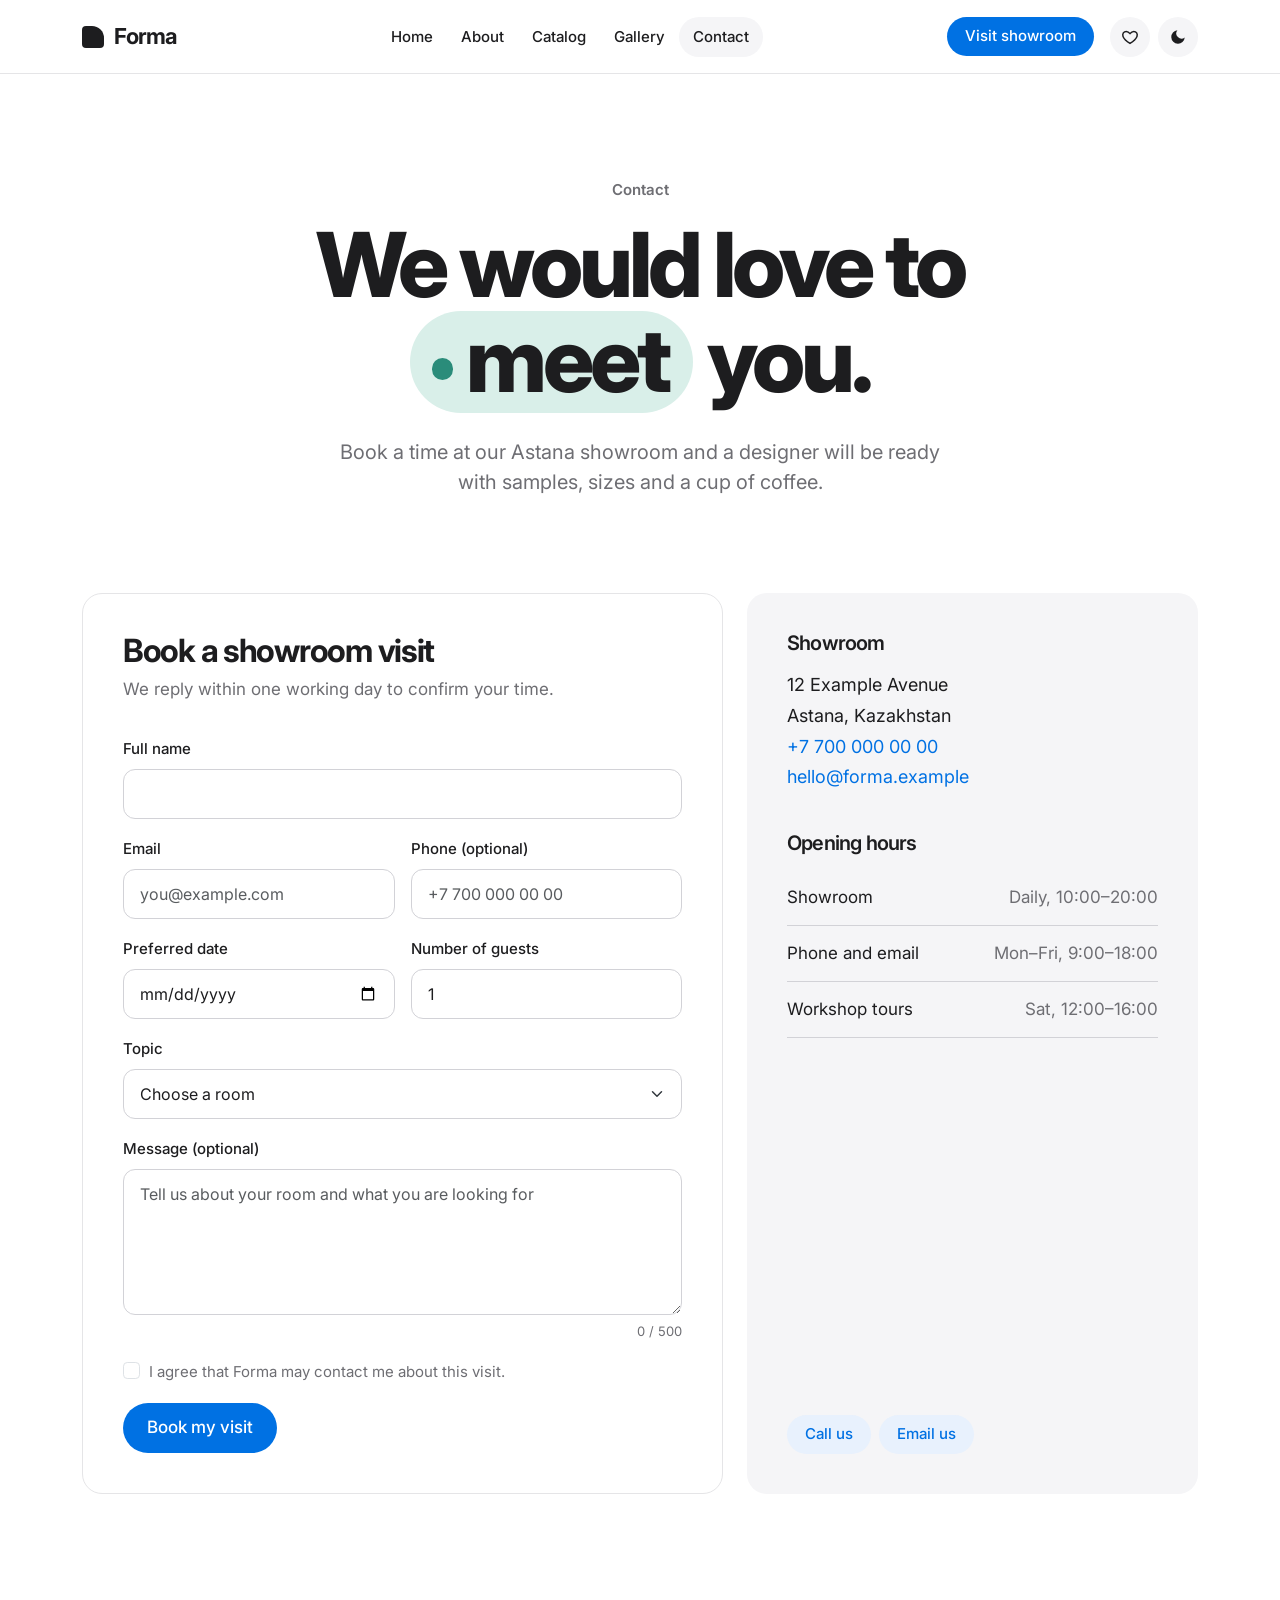
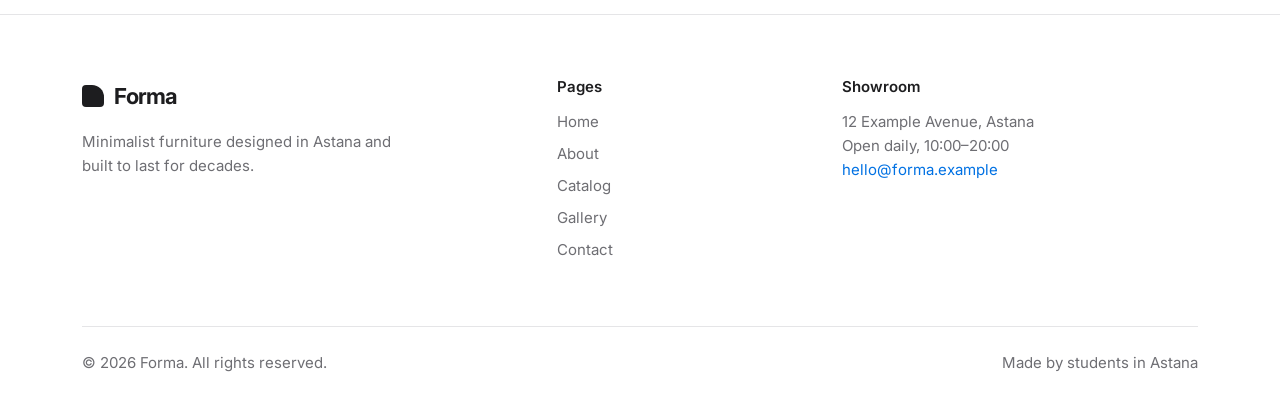
<file: contact.html>
<!DOCTYPE html>
<html lang="en">
<head>
  <meta charset="UTF-8">
  <meta name="viewport" content="width=device-width, initial-scale=1">
  <meta name="description" content="Book a visit to the Forma furniture showroom in Astana. Address, opening hours, phone and email.">
  <title>Contact — Forma</title>

  <!-- Fonts: Inter for all text, Instrument Serif for rare accents -->
  <link rel="preconnect" href="https://fonts.googleapis.com">
  <link rel="preconnect" href="https://fonts.gstatic.com" crossorigin>
  <link href="https://fonts.googleapis.com/css2?family=Inter:wght@400;500;600;700;800&family=Instrument+Serif:ital@1&display=swap" rel="stylesheet">

  <!-- Bootstrap first, then our own styles so they can override it -->
  <link href="https://cdn.jsdelivr.net/npm/bootstrap@5.3.3/dist/css/bootstrap.min.css" rel="stylesheet">
  <link href="css/style.css" rel="stylesheet">
  <link rel="icon" href="images/favicon.svg" type="image/svg+xml">

  <!-- Applies the saved light/dark theme before the page is drawn -->
  <script src="js/theme.js"></script>
</head>
<body>

  <!-- Site header: the same navbar is used on every page -->
  <header class="site-header">
    <nav class="navbar navbar-expand-lg" aria-label="Main navigation">
      <div class="container">
        <a class="navbar-brand brand" href="index.html">
          <span class="brand-mark" aria-hidden="true"></span>
          Forma
        </a>
        <!-- Icon buttons stay visible on phones, outside the collapsed menu -->
        <div class="nav-tools d-flex align-items-center gap-2 ms-auto ms-lg-3 order-lg-last">
          <!-- Favorites: js/main.js updates the counter, jQuery opens the panel -->
          <button class="icon-btn" type="button" id="favorites-toggle" aria-controls="favorites-panel" aria-expanded="false" aria-label="Open favorites" title="Favorites">
            <svg width="18" height="18" viewBox="0 0 24 24" aria-hidden="true"><path fill="none" stroke="currentColor" stroke-width="2" stroke-linejoin="round" d="M12 20.5s-7.5-4.6-9.3-9.3C1.5 7.9 3.6 4.5 7 4.5c2.1 0 3.6 1.2 5 3 1.4-1.8 2.9-3 5-3 3.4 0 5.5 3.4 4.3 6.7-1.8 4.7-9.3 9.3-9.3 9.3z"/></svg>
            <span class="favorites-count" id="favorites-count">0</span>
          </button>
          <!-- Theme switcher: js/main.js swaps light and dark -->
          <button class="icon-btn" type="button" id="theme-toggle" aria-label="Switch to dark theme" title="Switch theme">
            <svg class="icon-moon" width="18" height="18" viewBox="0 0 24 24" aria-hidden="true"><path fill="currentColor" d="M21 12.8A9 9 0 1 1 11.2 3a7 7 0 0 0 9.8 9.8z"/></svg>
            <svg class="icon-sun" width="18" height="18" viewBox="0 0 24 24" aria-hidden="true"><circle cx="12" cy="12" r="5" fill="currentColor"/><path stroke="currentColor" stroke-width="2" stroke-linecap="round" d="M12 1v3M12 20v3M4.2 4.2l2.1 2.1M17.7 17.7l2.1 2.1M1 12h3M20 12h3M4.2 19.8l2.1-2.1M17.7 6.3l2.1-2.1"/></svg>
          </button>
        </div>
        <button class="navbar-toggler" type="button" data-bs-toggle="collapse" data-bs-target="#main-nav" aria-controls="main-nav" aria-expanded="false" aria-label="Toggle navigation">
          <span class="navbar-toggler-icon"></span>
        </button>
        <div class="collapse navbar-collapse" id="main-nav">
          <ul class="navbar-nav mx-auto mb-3 mb-lg-0">
            <li class="nav-item"><a class="nav-link" href="index.html">Home</a></li>
            <li class="nav-item"><a class="nav-link" href="about.html">About</a></li>
            <li class="nav-item"><a class="nav-link" href="catalog.html">Catalog</a></li>
            <li class="nav-item"><a class="nav-link" href="gallery.html">Gallery</a></li>
            <li class="nav-item"><a class="nav-link active" aria-current="page" href="contact.html">Contact</a></li>
          </ul>
          <a class="btn btn-accent btn-small" href="contact.html">Visit showroom</a>
        </div>
      </div>
    </nav>

    <!-- Favorites panel: filled by js/main.js, opened and closed with jQuery fades -->
    <div class="container favorites-anchor">
      <div class="favorites-panel" id="favorites-panel" role="region" aria-labelledby="favorites-title">
        <div class="favorites-head">
          <h2 class="favorites-title" id="favorites-title">Your favorites</h2>
          <button class="favorites-close" type="button" aria-label="Close favorites">&times;</button>
        </div>
        <ul class="favorites-list" id="favorites-list"></ul>
        <p class="favorites-empty" id="favorites-empty">Tap the heart on any product in the <a href="catalog.html">catalog</a> to save it here.</p>
        <a class="btn btn-accent btn-small w-100" id="favorites-book" href="contact.html">Book a visit to try them</a>
      </div>
    </div>
  </header>

  <main>

    <!-- Page header: same pattern as on the About page -->
    <section class="page-header">
      <div class="container text-center">
        <p class="eyebrow">Contact</p>
        <h1 class="page-title">
          We would love to<br>
          <span class="pill"><span class="pill-dot"></span>meet</span> you.
        </h1>
        <p class="section-lead mx-auto">Book a time at our Astana showroom and a designer will be ready with samples, sizes and a cup of coffee.</p>
      </div>
    </section>

    <!-- Booking: form and showroom info side by side with the Bootstrap grid -->
    <section id="booking" class="section pt-0">
      <div class="container">
        <div class="row g-4">
          <div class="col-12 col-lg-7">
            <div class="form-card">
              <h2 class="form-title">Book a showroom visit</h2>
              <p class="form-intro">We reply within one working day to confirm your time.</p>

              <!-- novalidate turns off the browser bubbles: js/contact.js checks every field
                   and writes its own message under it -->
              <form class="booking-form" id="booking-form" action="#" method="post" novalidate>
                <div class="row g-3">
                  <div class="col-12">
                    <label class="form-label" for="visit-name">Full name</label>
                    <input class="form-control" type="text" id="visit-name" name="name" autocomplete="name" aria-describedby="visit-name-error" required>
                    <p class="field-error" id="visit-name-error"></p>
                  </div>
                  <div class="col-12 col-md-6">
                    <label class="form-label" for="visit-email">Email</label>
                    <input class="form-control" type="email" id="visit-email" name="email" autocomplete="email" placeholder="you@example.com" aria-describedby="visit-email-error" required>
                    <p class="field-error" id="visit-email-error"></p>
                  </div>
                  <div class="col-12 col-md-6">
                    <label class="form-label" for="visit-phone">Phone (optional)</label>
                    <input class="form-control" type="tel" id="visit-phone" name="phone" autocomplete="tel" placeholder="+7 700 000 00 00" aria-describedby="visit-phone-error">
                    <p class="field-error" id="visit-phone-error"></p>
                  </div>
                  <div class="col-12 col-md-6">
                    <label class="form-label" for="visit-date">Preferred date</label>
                    <input class="form-control" type="date" id="visit-date" name="date" aria-describedby="visit-date-error" required>
                    <p class="field-error" id="visit-date-error"></p>
                  </div>
                  <div class="col-12 col-md-6">
                    <label class="form-label" for="visit-guests">Number of guests</label>
                    <input class="form-control" type="number" id="visit-guests" name="guests" min="1" max="6" value="1" aria-describedby="visit-guests-error" required>
                    <p class="field-error" id="visit-guests-error"></p>
                  </div>
                  <div class="col-12">
                    <label class="form-label" for="visit-topic">Topic</label>
                    <select class="form-select" id="visit-topic" name="topic" aria-describedby="visit-topic-error" required>
                      <option value="" selected disabled>Choose a room</option>
                      <option value="living">Living</option>
                      <option value="bedroom">Bedroom</option>
                      <option value="dining">Dining</option>
                      <option value="workspace">Workspace</option>
                      <option value="custom">Custom order</option>
                    </select>
                    <p class="field-error" id="visit-topic-error"></p>
                  </div>
                  <div class="col-12">
                    <label class="form-label" for="visit-message">Message (optional)</label>
                    <textarea class="form-control" id="visit-message" name="message" rows="5" maxlength="500" placeholder="Tell us about your room and what you are looking for" aria-describedby="visit-message-error visit-message-counter"></textarea>
                    <div class="d-flex justify-content-between gap-3">
                      <p class="field-error" id="visit-message-error"></p>
                      <p class="char-counter ms-auto" id="visit-message-counter">0 / 500</p>
                    </div>
                  </div>
                  <!-- Saved favorites: listed by js/contact.js so the designer can prepare them -->
                  <div class="col-12" id="booking-favorites-wrap" hidden>
                    <p class="form-label mb-2">Pieces we will prepare for you</p>
                    <ul class="booking-favorites" id="booking-favorites"></ul>
                  </div>
                  <div class="col-12">
                    <div class="form-check">
                      <input class="form-check-input" type="checkbox" id="visit-consent" name="consent" aria-describedby="visit-consent-error" required>
                      <label class="form-check-label" for="visit-consent">I agree that Forma may contact me about this visit.</label>
                    </div>
                    <p class="field-error" id="visit-consent-error"></p>
                  </div>
                  <div class="col-12">
                    <button class="btn btn-accent" type="submit">Book my visit</button>
                  </div>
                </div>
              </form>
            </div>
          </div>
          <div class="col-12 col-lg-5">
            <!-- Info card: a Flexbox column, the buttons are pushed to the bottom -->
            <aside class="info-card">
              <div>
                <h2 class="info-title">Showroom</h2>
                <address class="info-address">
                  12 Example Avenue<br>
                  Astana, Kazakhstan<br>
                  <a href="tel:+77000000000">+7 700 000 00 00</a><br>
                  <a href="mailto:hello@forma.example">hello@forma.example</a>
                </address>
              </div>
              <div>
                <h2 class="info-title">Opening hours</h2>
                <ul class="hours-list">
                  <li><span>Showroom</span><span>Daily, 10:00–20:00</span></li>
                  <li><span>Phone and email</span><span>Mon–Fri, 9:00–18:00</span></li>
                  <li><span>Workshop tours</span><span>Sat, 12:00–16:00</span></li>
                </ul>
              </div>
              <div class="info-actions d-flex flex-wrap gap-2">
                <a class="btn btn-soft btn-small" href="tel:+77000000000">Call us</a>
                <a class="btn btn-soft btn-small" href="mailto:hello@forma.example">Email us</a>
              </div>
            </aside>
          </div>
        </div>
      </div>
    </section>

  </main>

  <!-- Site footer: the same on every page -->
  <footer class="site-footer">
    <div class="container">
      <div class="row g-4">
        <div class="col-12 col-lg-5">
          <a class="brand mb-3" href="index.html">
            <span class="brand-mark" aria-hidden="true"></span>
            Forma
          </a>
          <p class="footer-text">Minimalist furniture designed in Astana and built to last for decades.</p>
        </div>
        <div class="col-6 col-lg-3">
          <h2 class="footer-heading">Pages</h2>
          <ul class="footer-links">
            <li><a href="index.html">Home</a></li>
            <li><a href="about.html">About</a></li>
            <li><a href="catalog.html">Catalog</a></li>
            <li><a href="gallery.html">Gallery</a></li>
            <li><a href="contact.html">Contact</a></li>
          </ul>
        </div>
        <div class="col-6 col-lg-4">
          <h2 class="footer-heading">Showroom</h2>
          <address class="footer-text">
            12 Example Avenue, Astana<br>
            Open daily, <span class="text-nowrap">10:00–20:00</span><br>
            <a href="mailto:hello@forma.example">hello@forma.example</a>
          </address>
        </div>
      </div>
      <div class="footer-bottom d-flex flex-wrap justify-content-between gap-2">
        <span>© 2026 Forma. All rights reserved.</span>
        <span>Made by students in Astana</span>
      </div>
    </div>
  </footer>

  <!-- Libraries: jQuery 3.7.1 and the Bootstrap bundle (mobile navbar toggle) -->
  <script src="https://code.jquery.com/jquery-3.7.1.min.js"></script>
  <script src="https://cdn.jsdelivr.net/npm/bootstrap@5.3.3/dist/js/bootstrap.bundle.min.js"></script>

  <!-- Our scripts: data and helpers first, then shared features -->
  <script src="js/data.js"></script>
  <script src="js/utils.js"></script>
  <script src="js/main.js"></script>
  <script src="js/effects.js"></script>
  <script src="js/contact.js"></script>
</body>
</html>
</file>
<file: css/style.css>
/*
  Forma — shared stylesheet for all pages
  Loaded after Bootstrap 5.3.3, so rules here can override Bootstrap.
*/

/* ===== Design tokens — CSS custom properties ===== */
:root {
  /* Colors */
  --color-text: #1d1d1f;
  --color-muted: #6e6e73;
  --color-bg: #ffffff;
  --color-surface: #f5f5f7;
  --color-border: #e5e5e7;
  --color-border-strong: #d2d2d7;
  --color-accent: #0071e3;
  --color-accent-hover: #0062c4;
  --color-accent-soft: #e8f1fd;
  --color-accent-soft-hover: #d7e7fb;
  --color-pill: #d9efe9;
  --color-pill-dot: #2a8c7a;
  --color-header-bg: rgba(255, 255, 255, 0.85);
  --color-chip-bg: rgba(255, 255, 255, 0.92);
  --color-chip-text: #1d1d1f;
  --color-danger: #d70015;
  --color-success: #1e8e3e;

  /* Shapes */
  --radius: 16px;
  --radius-sm: 12px;
  --radius-lg: 20px;
  --radius-pill: 999px;

  /* Fonts */
  --font-sans: 'Inter', system-ui, sans-serif;
  --font-serif: 'Instrument Serif', serif;

  /* Spacing between page sections (made smaller in the media queries) */
  --section-space: 120px;
}

/* ===== Dark theme — the same tokens with dark values =====
   js/theme.js puts data-theme="dark" on <html>; every rule that uses
   var(--color-...) changes automatically. */
[data-theme="dark"] {
  --color-text: #f5f5f7;
  --color-muted: #a1a1a6;
  --color-bg: #101012;
  --color-surface: #1c1c1f;
  --color-border: #2c2c30;
  --color-border-strong: #3a3a3f;
  --color-accent: #2997ff;
  --color-accent-hover: #4aa8ff;
  --color-accent-soft: #14304d;
  --color-accent-soft-hover: #1a3d61;
  --color-pill: #183a33;
  --color-pill-dot: #5fd0b8;
  --color-header-bg: rgba(16, 16, 18, 0.85);
  --color-danger: #ff6961;
  --color-success: #5cd17a;

  /* Bootstrap reads these for form controls and tables */
  --bs-body-bg: var(--color-bg);
  --bs-body-color: var(--color-text);
  color-scheme: dark;
}

/* ===== Base — element selectors ===== */
/* Bootstrap turns on CSS smooth scrolling; jQuery animate() in js/effects.js
   already scrolls smoothly, and the two together make the page stutter */
:root {
  scroll-behavior: auto;
}

body {
  font-family: var(--font-sans);
  font-size: 17px;
  line-height: 1.6;
  color: var(--color-text);
  background-color: var(--color-bg);
  -webkit-font-smoothing: antialiased;
  transition: background-color 0.3s ease, color 0.3s ease;
}

h1,
h2,
h3,
h4 {
  font-weight: 700;
  letter-spacing: -0.04em;
  line-height: 1.05;
  color: var(--color-text);
}

/* Big headings: spread words evenly over the lines */
h1,
h2 {
  text-wrap: balance;
}

h3,
h4 {
  letter-spacing: -0.02em;
  line-height: 1.25;
}

p {
  margin-bottom: 1rem;
}

a {
  color: var(--color-accent);
  text-decoration: none;
}

a:hover {
  color: var(--color-accent-hover);
}

img {
  display: block;
  max-width: 100%;
  height: auto;
}

/* ===== Typography helpers — reusable classes ===== */
.eyebrow {
  margin-bottom: 16px;
  font-size: 0.9375rem;
  font-weight: 600;
  color: var(--color-muted);
}

.section-title {
  margin-bottom: 20px;
  font-size: clamp(2.25rem, 4.5vw, 3.75rem);
  font-weight: 700;
}

.section-lead {
  max-width: 640px;
  font-size: 1.25rem;
  line-height: 1.5;
  color: var(--color-muted);
}

/* Rare elegant accent: one italic serif word inside a heading */
.serif-accent {
  font-family: var(--font-serif);
  font-style: italic;
  font-weight: 400;
  font-size: 1.1em;
  letter-spacing: -0.01em;
}

/* ===== Section spacing ===== */
.section {
  padding-top: var(--section-space);
  padding-bottom: var(--section-space);
}

.section-surface {
  background-color: var(--color-surface);
}

.section-header {
  max-width: 760px;
  margin-bottom: 56px;
}

/* ===== Buttons — pill-shaped, built on Bootstrap .btn =====
   Bootstrap's .btn reads its colors and sizes from --bs-btn-* variables,
   so our classes only change those variables.
   Usage: <a class="btn btn-accent">  or  <a class="btn btn-soft"> */
.btn-accent,
.btn-soft {
  --bs-btn-padding-x: 24px;
  --bs-btn-padding-y: 12px;
  --bs-btn-font-size: 1.0625rem;
  --bs-btn-font-weight: 500;
  --bs-btn-border-width: 0;
  --bs-btn-border-radius: var(--radius-pill);
  --bs-btn-focus-box-shadow: 0 0 0 4px var(--color-accent-soft);
  transition: background-color 0.2s ease;
}

/* Primary: solid accent blue */
.btn-accent {
  --bs-btn-color: #ffffff;
  --bs-btn-bg: var(--color-accent);
  --bs-btn-hover-color: #ffffff;
  --bs-btn-hover-bg: var(--color-accent-hover);
  --bs-btn-active-color: #ffffff;
  --bs-btn-active-bg: var(--color-accent-hover);
}

/* Secondary: soft light-blue background with blue text */
.btn-soft {
  --bs-btn-color: var(--color-accent);
  --bs-btn-bg: var(--color-accent-soft);
  --bs-btn-hover-color: var(--color-accent-hover);
  --bs-btn-hover-bg: var(--color-accent-soft-hover);
  --bs-btn-active-color: var(--color-accent-hover);
  --bs-btn-active-bg: var(--color-accent-soft-hover);
}

/* Smaller size, used for the navbar button */
.btn-small {
  --bs-btn-padding-x: 18px;
  --bs-btn-padding-y: 8px;
  --bs-btn-font-size: 0.9375rem;
}

/* ===== Headline pill — tinted label with a dot, like Notion =====
   Usage: <span class="pill"><span class="pill-dot"></span>calm</span> */
.pill {
  display: inline-block;
  padding: 0.02em 0.28em 0.08em 0.24em;
  border-radius: var(--radius-pill);
  background-color: var(--color-pill);
  white-space: nowrap;
}

.pill-dot {
  display: inline-block;
  width: 0.24em;
  height: 0.24em;
  margin-right: 0.14em;
  border-radius: 50%;
  background-color: var(--color-pill-dot);
  vertical-align: middle;
}

/* ===== Navbar — sticky header (positioning) + Bootstrap navbar ===== */
.site-header {
  position: sticky;
  top: 0;
  z-index: 1030;
  background-color: var(--color-header-bg);
  backdrop-filter: blur(16px);
  border-bottom: 1px solid var(--color-border);
}

/* Bootstrap's navbar reads its colors and spacing from these variables */
.navbar {
  --bs-navbar-padding-y: 14px;
  --bs-navbar-color: var(--color-text);
  --bs-navbar-hover-color: var(--color-text);
  --bs-navbar-active-color: var(--color-text);
  --bs-navbar-nav-link-padding-x: 14px;
}

/* Wordmark with a small square logo made only with CSS */
.brand {
  display: inline-flex;
  align-items: center;
  gap: 10px;
  font-size: 1.375rem;
  font-weight: 700;
  letter-spacing: -0.04em;
  color: var(--color-text);
}

.brand-mark {
  width: 22px;
  height: 22px;
  border-radius: 4px 12px 4px 4px;
  background-color: var(--color-text);
}

.navbar-nav .nav-link {
  padding: 8px 14px;
  border-radius: var(--radius-pill);
  font-size: 0.9375rem;
  font-weight: 500;
  transition: background-color 0.2s ease;
}

.navbar-nav .nav-link:hover,
.navbar-nav .nav-link.active {
  background-color: var(--color-surface);
}

.navbar-toggler {
  border: 0;
  padding: 6px;
}

.navbar-toggler:focus {
  box-shadow: 0 0 0 4px var(--color-accent-soft);
}

/* ===== Footer ===== */
.site-footer {
  padding-top: 64px;
  padding-bottom: 32px;
  border-top: 1px solid var(--color-border);
  font-size: 0.9375rem;
}

.footer-text {
  max-width: 320px;
  margin-bottom: 0;
  font-style: normal;
  color: var(--color-muted);
}

.footer-heading {
  margin-bottom: 16px;
  font-size: 0.9375rem;
  font-weight: 600;
  letter-spacing: 0;
}

.footer-links {
  margin: 0;
  padding: 0;
  list-style: none;
}

.footer-links li {
  margin-bottom: 8px;
}

.footer-links a {
  color: var(--color-muted);
}

.footer-links a:hover {
  color: var(--color-text);
}

.footer-bottom {
  margin-top: 56px;
  padding-top: 24px;
  border-top: 1px solid var(--color-border);
  color: var(--color-muted);
}

/* ===== Home: hero — styled by ID ===== */
#hero {
  padding-top: 104px;
}

.hero-title {
  margin-bottom: 28px;
  font-size: clamp(3rem, 8.5vw, 7rem);
  font-weight: 800;
  letter-spacing: -0.045em;
  line-height: 1.04;
}

.hero-subtitle {
  max-width: 620px;
  margin-bottom: 0;
  font-size: 1.375rem;
  line-height: 1.45;
}

/* ===== Home: hero image — position relative + absolute chip ===== */
.hero-media {
  position: relative; /* the chip below is positioned inside this box */
  margin: 72px 0 0;
  border: 1px solid var(--color-border);
  border-radius: var(--radius-lg);
  overflow: hidden;
}

.hero-media img {
  width: 100%;
  aspect-ratio: 2 / 1;
  object-fit: cover;
}

/* Small white label on top of a photo (reused on category tiles) */
.image-chip {
  position: absolute;
  left: 24px;
  bottom: 24px;
  display: flex;
  align-items: center;
  gap: 8px;
  padding: 10px 18px;
  border-radius: var(--radius-pill);
  background-color: var(--color-chip-bg);
  font-size: 0.9375rem;
  font-weight: 600;
  color: var(--color-chip-text);
}

.chip-dot {
  width: 8px;
  height: 8px;
  border-radius: 50%;
  background-color: var(--color-pill-dot);
}

.chip-price {
  font-weight: 500;
  color: #6e6e73; /* the chip stays white in both themes */
}

/* ===== Home: categories — CSS Grid ===== */
.category-grid {
  display: grid;
  grid-template-columns: repeat(4, 1fr);
  grid-auto-rows: 280px;
  gap: 20px;
  margin: 0;
  padding: 0;
  list-style: none;
}

/* Living takes a 2 x 2 block, Bedroom takes 2 columns */
.category-tile-large {
  grid-column: span 2;
  grid-row: span 2;
}

.category-tile-wide {
  grid-column: span 2;
}

.category-tile a {
  position: relative; /* the .image-chip is placed inside the link */
  display: block;
  height: 100%;
  border-radius: var(--radius);
  overflow: hidden;
}

.category-tile img {
  width: 100%;
  height: 100%;
  object-fit: cover;
  transition: transform 0.4s ease;
}

.category-tile a:hover img {
  transform: scale(1.04);
}

/* ===== Product cards — used inside Bootstrap .row / .col-* ===== */
.product-card {
  height: 100%;
  border-radius: var(--radius-lg);
  background-color: var(--color-surface);
  overflow: hidden;
}

.product-card-img {
  width: 100%;
  aspect-ratio: 4 / 3;
  object-fit: cover;
}

.product-card-body {
  padding: 24px 24px 28px;
}

.product-card-title {
  margin-bottom: 6px;
  font-size: 1.25rem;
  font-weight: 600;
}

.product-card-text {
  margin-bottom: 0;
  font-size: 0.9375rem;
  color: var(--color-muted);
}

.price {
  font-weight: 600;
  white-space: nowrap;
}

/* Text link with an arrow, e.g. "See all products →" */
.link-arrow {
  font-weight: 500;
}

/* ===== Home: why Forma — Flexbox ===== */
#why-forma {
  background-color: var(--color-surface);
}

.features {
  display: flex;
  flex-wrap: wrap;
  gap: 20px;
  margin: 0;
  padding: 0;
  list-style: none;
}

/* Each card grows equally; on smaller screens flex-basis changes (see media queries) */
.feature {
  display: flex;
  flex-direction: column;
  flex: 1 1 0;
  padding: 32px 28px;
  border-radius: var(--radius);
  background-color: var(--color-bg);
}

.feature-number {
  align-self: flex-start;
  margin-bottom: 48px;
  padding: 4px 12px;
  border-radius: var(--radius-pill);
  background-color: var(--color-accent-soft);
  font-size: 0.875rem;
  font-weight: 600;
  color: var(--color-accent);
}

.feature-title {
  margin-bottom: 10px;
  font-size: 1.25rem;
  font-weight: 600;
}

.feature-text {
  margin-bottom: 0;
  font-size: 0.9375rem;
  color: var(--color-muted);
}

/* ===== Call-to-action band (can be reused on any page) ===== */
.cta-title {
  max-width: 820px;
  margin-bottom: 20px;
  font-size: clamp(2.5rem, 6vw, 5rem);
  font-weight: 800;
}

/* ===== Page header — top section of inner pages (About, Catalog, Gallery, Contact) ===== */
.page-header {
  padding-top: 104px;
  padding-bottom: 80px;
}

.page-title {
  margin-bottom: 24px;
  font-size: clamp(2.75rem, 7vw, 6rem);
  font-weight: 800;
  letter-spacing: -0.045em;
  line-height: 1.04;
}

/* ===== About: story — Bootstrap grid (row / col-lg-6) ===== */
.story-text {
  font-size: 1.125rem;
  color: var(--color-muted);
}

.story-figure img {
  width: 100%;
  aspect-ratio: 4 / 3;
  object-fit: cover;
  border-radius: var(--radius-lg);
}

.story-figure figcaption {
  margin-top: 12px;
  font-size: 0.875rem;
  color: var(--color-muted);
}

/* ===== About: numbers — Flexbox ===== */
.stats {
  display: flex;
  justify-content: space-between;
  gap: 32px;
  margin: 0;
  padding: 56px 0 0;
  border-top: 1px solid var(--color-border);
  list-style: none;
}

.stat {
  display: flex;
  flex-direction: column;
  gap: 8px;
}

.stat-number {
  font-size: clamp(2.75rem, 5vw, 4.5rem);
  font-weight: 700;
  letter-spacing: -0.045em;
  line-height: 1;
}

.stat-label {
  color: var(--color-muted);
}

/* ===== About: values — CSS Grid ===== */
.values-list {
  display: grid;
  grid-template-columns: repeat(2, 1fr);
  gap: 48px 40px;
  margin: 0;
  padding: 0;
  list-style: none;
}

.value-item {
  padding-top: 24px;
  border-top: 1px solid var(--color-border-strong);
}

.value-title {
  margin-bottom: 10px;
  font-size: 1.25rem;
  font-weight: 600;
}

.value-item p {
  margin-bottom: 0;
  color: var(--color-muted);
}

/* ===== About: team cards with initials avatars ===== */
.team-card {
  height: 100%;
  padding: 40px 24px;
  border: 1px solid var(--color-border);
  border-radius: var(--radius-lg);
}

/* A round avatar made from a span with the person's initials */
.avatar {
  display: inline-flex;
  align-items: center;
  justify-content: center;
  width: 88px;
  height: 88px;
  margin-bottom: 20px;
  border-radius: 50%;
  font-size: 1.75rem;
  font-weight: 600;
  letter-spacing: -0.02em;
}

.avatar-green {
  background-color: var(--color-pill);
  color: var(--color-pill-dot);
}

.avatar-blue {
  background-color: var(--color-accent-soft);
  color: var(--color-accent);
}

.avatar-grey {
  background-color: var(--color-surface);
  color: var(--color-text);
}

.team-name {
  margin-bottom: 4px;
  font-size: 1.25rem;
  font-weight: 600;
}

.team-role {
  margin-bottom: 0;
  color: var(--color-muted);
}

/* ===== Catalog: product tags — position absolute ===== */
/* The card becomes the reference box for the tag inside it */
.product-card {
  position: relative;
}

/* Small label in the top-left corner of the photo, e.g. "New" */
.product-tag {
  position: absolute;
  top: 16px;
  left: 16px;
  padding: 6px 14px;
  border-radius: var(--radius-pill);
  background-color: var(--color-chip-bg);
  font-size: 0.8125rem;
  font-weight: 600;
  color: var(--color-chip-text);
}

.product-tag-new {
  background-color: var(--color-accent);
  color: #ffffff;
}

/* ===== Catalog: comparison table — Bootstrap .table + own styles ===== */
/* White rounded card around the table (it sits on the grey section) */
.compare-card {
  padding: 8px 24px;
  border-radius: var(--radius-lg);
  background-color: var(--color-bg);
}

/* Bootstrap's .table reads its colors from --bs-table-* variables */
.compare-table {
  --bs-table-color: var(--color-text);
  --bs-table-bg: transparent;
  --bs-table-border-color: var(--color-border);
  margin-bottom: 0;
  font-size: 0.9375rem;
  white-space: nowrap; /* every cell stays on one line */
}

.compare-table caption {
  padding: 20px 16px 8px;
  font-size: 0.875rem;
  color: var(--color-muted);
}

.compare-table th,
.compare-table td {
  padding: 18px 16px;
  vertical-align: middle;
}

/* Column titles: small and grey, with a slightly darker line below */
.compare-table thead th {
  font-size: 0.8125rem;
  font-weight: 600;
  color: var(--color-muted);
  border-bottom-color: var(--color-border-strong);
}

/* Model names (row headers) */
.compare-table tbody th {
  font-weight: 600;
}

/* Footer note: no line below, small grey text */
.compare-table tfoot td {
  padding-top: 20px;
  border-bottom: 0;
  font-size: 0.875rem;
  color: var(--color-muted);
}

/* ===== Gallery: photo grid — CSS Grid ===== */
.gallery-grid {
  display: grid;
  grid-template-columns: repeat(3, 1fr);
  grid-auto-rows: 300px;
  gap: 20px;
}

.gallery-item {
  position: relative; /* the caption chip (.image-chip) is placed inside the figure */
  margin: 0;
  border-radius: var(--radius);
  overflow: hidden;
}

/* The photo fills its grid cell and is cropped, not stretched */
.gallery-item img {
  width: 100%;
  height: 100%;
  object-fit: cover;
}

/* Bigger tiles: one is two rows tall, one is two columns wide */
.gallery-item-tall {
  grid-row: span 2;
}

.gallery-item-wide {
  grid-column: span 2;
}

/* ===== Contact: booking form — Bootstrap form classes + own styles ===== */
.form-card {
  height: 100%;
  padding: 40px;
  border: 1px solid var(--color-border);
  border-radius: var(--radius-lg);
}

.form-title {
  margin-bottom: 8px;
  font-size: 2rem;
}

.form-intro {
  margin-bottom: 32px;
  color: var(--color-muted);
}

.booking-form .form-label {
  margin-bottom: 8px;
  font-size: 0.9375rem;
  font-weight: 500;
}

/* Soft rounded inputs */
.booking-form .form-control,
.booking-form .form-select {
  padding: 12px 16px;
  border: 1px solid var(--color-border-strong);
  border-radius: var(--radius-sm);
  font-size: 1rem;
  color: var(--color-text);
}

/* Room for the arrow of the select box */
.booking-form .form-select {
  padding-right: 40px;
  background-position: right 16px center;
}

/* Accent focus ring instead of Bootstrap's default one */
.booking-form .form-control:focus,
.booking-form .form-select:focus,
.booking-form .form-check-input:focus {
  border-color: var(--color-accent);
  box-shadow: 0 0 0 4px var(--color-accent-soft);
}

.booking-form .form-check-input:checked {
  border-color: var(--color-accent);
  background-color: var(--color-accent);
}

.booking-form .form-check-label {
  font-size: 0.9375rem;
  color: var(--color-muted);
}

/* ===== Contact: showroom info card — Flexbox ===== */
.info-card {
  display: flex;
  flex-direction: column;
  gap: 40px;
  height: 100%;
  padding: 40px;
  border-radius: var(--radius-lg);
  background-color: var(--color-surface);
}

.info-title {
  margin-bottom: 16px;
  font-size: 1.25rem;
  font-weight: 600;
}

.info-address {
  margin-bottom: 0;
  font-size: 1.125rem;
  line-height: 1.7;
}

.hours-list {
  margin: 0;
  padding: 0;
  list-style: none;
}

/* Each row: label on the left, time on the right */
.hours-list li {
  display: flex;
  justify-content: space-between;
  gap: 16px;
  padding: 14px 0;
  border-bottom: 1px solid var(--color-border-strong);
}

.hours-list li span:last-child {
  color: var(--color-muted);
  text-align: right;
}

/* margin-top: auto pushes the buttons to the bottom of the card */
.info-actions {
  margin-top: auto;
}

/* ==========================================================
   Responsive — media queries (keep this section LAST in the file)
   Breakpoints match Bootstrap: lg = 992px, sm = 576px
   ========================================================== */

/* ===== Tablet and smaller (≤ 991.98px) ===== */
@media (max-width: 991.98px) {
  :root {
    --section-space: 88px;
  }

  /* Collapsed mobile menu */
  .navbar-collapse {
    padding-top: 12px;
    padding-bottom: 16px;
  }

  #hero {
    padding-top: 72px;
  }

  .hero-media {
    margin-top: 56px;
  }

  .hero-media img {
    aspect-ratio: 16 / 10;
  }

  .section-header {
    margin-bottom: 40px;
  }

  /* Categories: 4 columns become 2 */
  .category-grid {
    grid-template-columns: repeat(2, 1fr);
    grid-auto-rows: 240px;
  }

  /* Features: two cards per row */
  .feature {
    flex: 1 1 calc(50% - 10px);
  }

  /* Stats: wrap into two rows of two */
  .stats {
    flex-wrap: wrap;
    row-gap: 40px;
  }

  .stat {
    flex: 1 1 calc(50% - 16px);
  }

  .page-header {
    padding-top: 72px;
    padding-bottom: 64px;
  }

  /* Gallery: 3 columns become 2, the wide photo takes one column */
  .gallery-grid {
    grid-template-columns: repeat(2, 1fr);
    grid-auto-rows: 260px;
  }

  .gallery-item-wide {
    grid-column: span 1;
  }

  /* Contact: smaller padding inside the cards */
  .form-card,
  .info-card {
    padding: 32px;
  }
}

/* ===== Mobile phones (≤ 575.98px) ===== */
@media (max-width: 575.98px) {
  :root {
    --section-space: 64px;
  }

  /* 20px side padding instead of Bootstrap's 12px */
  .container {
    --bs-gutter-x: 2.5rem;
  }

  body {
    font-size: 16px;
  }

  #hero {
    padding-top: 48px;
  }

  .hero-title {
    font-size: 3rem;
  }

  .hero-subtitle,
  .section-lead {
    font-size: 1.125rem;
  }

  /* Buttons stack and fill the width */
  .actions .btn {
    width: 100%;
  }

  .hero-media {
    margin-top: 40px;
    border-radius: var(--radius);
  }

  .hero-media img {
    aspect-ratio: 4 / 3;
  }

  .image-chip {
    left: 12px;
    bottom: 12px;
    padding: 8px 14px;
    font-size: 0.875rem;
  }

  /* Categories: one column, every tile the same size */
  .category-grid {
    grid-template-columns: 1fr;
    grid-auto-rows: 220px;
    gap: 16px;
  }

  .category-tile-large,
  .category-tile-wide {
    grid-column: span 1;
    grid-row: span 1;
  }

  /* Features: one card per row */
  .feature {
    flex-basis: 100%;
  }

  .feature-number {
    margin-bottom: 24px;
  }

  /* Values: one column */
  .values-list {
    grid-template-columns: 1fr;
    gap: 32px;
  }

  .page-header {
    padding-top: 48px;
    padding-bottom: 48px;
  }

  .page-title {
    font-size: 2.5rem;
  }

  /* Catalog: tighter table, it scrolls sideways inside its card */
  .compare-card {
    padding: 4px 8px;
  }

  .compare-table th,
  .compare-table td {
    padding: 14px 12px;
  }

  /* Gallery: one column, every photo the same size */
  .gallery-grid {
    grid-template-columns: 1fr;
    grid-auto-rows: 240px;
    gap: 16px;
  }

  .gallery-item-tall {
    grid-row: span 1;
  }

  /* Contact */
  .form-card,
  .info-card {
    padding: 24px;
  }

  .form-title {
    font-size: 1.75rem;
  }

  .booking-form .btn {
    width: 100%;
  }
}

/* ==========================================================
   Endterm — interactive components (JavaScript and jQuery)
   ========================================================== */

/* ===== Toast messages (created by showToast in js/utils.js) ===== */
.toast-stack {
  position: fixed;
  right: 24px;
  bottom: 24px;
  z-index: 1080;
  display: flex;
  flex-direction: column;
  align-items: flex-end;
  gap: 10px;
  pointer-events: none;
}

.toast-message {
  padding: 12px 20px;
  border-radius: var(--radius-pill);
  background-color: var(--color-text);
  color: var(--color-bg);
  font-size: 0.9375rem;
  font-weight: 500;
  box-shadow: 0 8px 24px rgba(0, 0, 0, 0.15);
  animation: toast-in 0.25s ease;
  transition: opacity 0.4s ease, transform 0.4s ease;
}

.toast-info {
  background-color: var(--color-accent);
  color: #ffffff;
}

.toast-message.is-hiding {
  opacity: 0;
  transform: translateY(8px);
}

@keyframes toast-in {
  from {
    opacity: 0;
    transform: translateY(8px);
  }
}

/* ===== Navbar tools: round icon buttons (theme, favorites) ===== */
.icon-btn {
  position: relative;
  display: inline-flex;
  align-items: center;
  justify-content: center;
  width: 40px;
  height: 40px;
  padding: 0;
  border: 0;
  border-radius: 50%;
  background-color: var(--color-surface);
  color: var(--color-text);
  transition: background-color 0.2s ease, transform 0.2s ease;
}

.icon-btn:hover {
  background-color: var(--color-border);
}

.icon-btn:focus-visible {
  outline: none;
  box-shadow: 0 0 0 4px var(--color-accent-soft);
}

/* Only one icon is visible: the moon in light mode, the sun in dark mode */
.icon-sun,
[data-theme="dark"] .icon-moon {
  display: none;
}

[data-theme="dark"] .icon-sun {
  display: block;
}

/* ===== Dark theme details ===== */
/* Photos are a little dimmer so they do not glare on a dark page */
[data-theme="dark"] img {
  filter: brightness(0.92);
}

/* White feature cards on the grey section become dark cards */
[data-theme="dark"] .feature,
[data-theme="dark"] .compare-card {
  background-color: var(--color-bg);
}

[data-theme="dark"] .toast-message {
  box-shadow: 0 8px 24px rgba(0, 0, 0, 0.5);
}

.navbar-toggler {
  margin-left: 8px;
}

/* Small blue badge with the number of saved products */
.favorites-count {
  position: absolute;
  top: -4px;
  right: -4px;
  min-width: 20px;
  height: 20px;
  padding: 0 6px;
  border-radius: var(--radius-pill);
  background-color: var(--color-accent);
  color: #ffffff;
  font-size: 0.75rem;
  font-weight: 600;
  line-height: 20px;
  text-align: center;
}

.favorites-count.is-empty {
  display: none;
}

/* Short "pop" when the number changes (class added by JavaScript) */
.favorites-count.is-bumped {
  animation: badge-pop 0.35s ease;
}

@keyframes badge-pop {
  50% {
    transform: scale(1.35);
  }
}

/* ===== Favorites panel — a dropdown card under the navbar ===== */
.favorites-anchor {
  position: relative;
  height: 0;
}

.favorites-panel {
  display: none; /* jQuery fadeIn() / fadeOut() show and hide it */
  position: absolute;
  top: 8px;
  right: 12px;
  width: min(360px, calc(100vw - 32px));
  padding: 20px;
  border: 1px solid var(--color-border);
  border-radius: var(--radius-lg);
  background-color: var(--color-bg);
  box-shadow: 0 16px 48px rgba(0, 0, 0, 0.12);
}

.favorites-head {
  display: flex;
  justify-content: space-between;
  align-items: center;
  margin-bottom: 12px;
}

.favorites-title {
  margin: 0;
  font-size: 1.125rem;
  font-weight: 600;
}

.favorites-close {
  width: 32px;
  height: 32px;
  border: 0;
  border-radius: 50%;
  background-color: var(--color-surface);
  color: var(--color-text);
  font-size: 1.25rem;
  line-height: 1;
}

.favorites-list {
  max-height: 320px;
  margin: 0 0 16px;
  padding: 0;
  overflow-y: auto;
  list-style: none;
}

.favorite-item {
  display: flex;
  align-items: center;
  gap: 12px;
  padding: 10px 0;
  border-bottom: 1px solid var(--color-border);
}

.favorite-item img {
  width: 56px;
  height: 56px;
  border-radius: var(--radius-sm);
  object-fit: cover;
}

.favorite-info {
  display: flex;
  flex-direction: column;
  flex: 1;
  line-height: 1.3;
}

.favorite-name {
  font-weight: 600;
}

.favorite-price {
  font-size: 0.875rem;
  color: var(--color-muted);
}

.favorite-remove {
  padding: 4px 10px;
  border: 0;
  border-radius: var(--radius-pill);
  background: transparent;
  color: var(--color-muted);
  font-size: 0.8125rem;
}

.favorite-remove:hover {
  background-color: var(--color-surface);
  color: var(--color-danger);
}

.favorites-empty {
  margin-bottom: 16px;
  font-size: 0.9375rem;
  color: var(--color-muted);
}

/* ===== Back-to-top button (created by js/main.js) ===== */
.back-to-top {
  position: fixed;
  left: 24px;
  bottom: 24px;
  z-index: 1020;
  width: 48px;
  height: 48px;
  border: 1px solid var(--color-border);
  border-radius: 50%;
  background-color: var(--color-bg);
  color: var(--color-text);
  font-size: 1.25rem;
  box-shadow: 0 8px 24px rgba(0, 0, 0, 0.1);
  opacity: 0;
  visibility: hidden;
  transform: translateY(12px);
  transition: opacity 0.25s ease, transform 0.25s ease, visibility 0.25s;
}

.back-to-top.is-visible {
  opacity: 1;
  visibility: visible;
  transform: translateY(0);
}

.back-to-top:hover {
  background-color: var(--color-surface);
}

/* ===== About: FAQ accordion (opened by jQuery) ===== */
.faq-list {
  margin: 0;
  padding: 0;
  list-style: none;
}

.faq-item {
  border-bottom: 1px solid var(--color-border-strong);
}

.faq-question {
  display: flex;
  justify-content: space-between;
  align-items: center;
  gap: 16px;
  width: 100%;
  padding: 22px 0;
  border: 0;
  background: transparent;
  color: var(--color-text);
  font-size: 1.125rem;
  font-weight: 600;
  text-align: left;
}

.faq-icon {
  flex-shrink: 0;
  display: inline-flex;
  align-items: center;
  justify-content: center;
  width: 32px;
  height: 32px;
  border-radius: 50%;
  background-color: var(--color-bg);
  font-size: 1.25rem;
  font-weight: 400;
  transition: transform 0.25s ease, background-color 0.25s ease;
}

/* The open item gets .is-open: the plus turns into a cross */
.faq-item.is-open .faq-icon {
  transform: rotate(45deg);
  background-color: var(--color-accent-soft);
  color: var(--color-accent);
}

.faq-answer {
  display: none; /* jQuery slideDown() shows the answer */
  padding-bottom: 22px;
  color: var(--color-muted);
}

.faq-answer p {
  margin-bottom: 0;
}

/* ===== Catalog: toolbar with search, room filter and sorting ===== */
.catalog-toolbar {
  display: flex;
  flex-wrap: wrap;
  align-items: center;
  gap: 12px 16px;
  margin-bottom: 16px;
}

.toolbar-search {
  flex: 1 1 260px;
}

.toolbar-sort {
  flex: 0 0 220px;
}

.catalog-toolbar .form-control,
.catalog-toolbar .form-select {
  padding: 10px 18px;
  border: 1px solid var(--color-border-strong);
  border-radius: var(--radius-pill);
  background-color: var(--color-bg);
  color: var(--color-text);
  font-size: 0.9375rem;
}

.catalog-toolbar .form-select {
  padding-right: 40px;
  background-position: right 16px center;
}

.catalog-toolbar .form-control:focus,
.catalog-toolbar .form-select:focus {
  border-color: var(--color-accent);
  box-shadow: 0 0 0 4px var(--color-accent-soft);
}

.room-filters {
  display: flex;
  flex-wrap: wrap;
  gap: 8px;
}

/* Filter chips: grey by default, blue when active */
.filter-chip {
  padding: 8px 16px;
  border: 0;
  border-radius: var(--radius-pill);
  background-color: var(--color-surface);
  color: var(--color-text);
  font-size: 0.9375rem;
  font-weight: 500;
  transition: background-color 0.2s ease, color 0.2s ease;
}

.filter-chip:hover {
  background-color: var(--color-border);
}

.filter-chip.is-active {
  background-color: var(--color-accent);
  color: #ffffff;
}

.results-count {
  margin-bottom: 24px;
  font-size: 0.9375rem;
  color: var(--color-muted);
}

/* Shown by js/catalog.js when no product matches */
.empty-state {
  padding: 64px 24px;
  border: 1px dashed var(--color-border-strong);
  border-radius: var(--radius-lg);
  text-align: center;
  color: var(--color-muted);
}

.empty-title {
  margin-bottom: 4px;
  font-size: 1.25rem;
  font-weight: 600;
  color: var(--color-text);
}

/* ===== Heart button on product cards ===== */
.favorite-btn {
  position: absolute;
  top: 14px;
  right: 14px;
  z-index: 1;
  display: inline-flex;
  align-items: center;
  justify-content: center;
  width: 40px;
  height: 40px;
  border: 0;
  border-radius: 50%;
  background-color: var(--color-chip-bg);
  color: var(--color-chip-text);
  transition: transform 0.2s ease;
}

.favorite-btn svg path {
  fill: none;
  stroke: currentColor;
  stroke-width: 2;
  stroke-linejoin: round;
}

.favorite-btn:hover {
  transform: scale(1.08);
}

.favorite-btn:focus-visible {
  outline: none;
  box-shadow: 0 0 0 4px var(--color-accent-soft);
}

/* Saved: filled red heart */
.favorite-btn.is-saved {
  color: #e0245e;
}

.favorite-btn.is-saved svg path {
  fill: currentColor;
}

/* ===== Product details (opened with jQuery slideToggle) ===== */
.details-toggle {
  margin-top: 14px;
  padding: 0;
  border: 0;
  background: transparent;
  color: var(--color-accent);
  font-size: 0.9375rem;
  font-weight: 500;
}

.details-toggle:hover {
  color: var(--color-accent-hover);
}

.product-details {
  display: none; /* shown by jQuery */
  margin: 14px 0 0;
  padding-top: 14px;
  border-top: 1px solid var(--color-border-strong);
  font-size: 0.875rem;
}

.product-details div {
  display: flex;
  justify-content: space-between;
  gap: 12px;
  padding: 4px 0;
}

.product-details dt {
  font-weight: 500;
  color: var(--color-muted);
}

.product-details dd {
  margin: 0;
  text-align: right;
}

/* ===== Gallery: room tabs and filtered grid ===== */
.gallery-filters {
  justify-content: center;
  margin-bottom: 32px;
}

/* When a room is selected every photo gets the same size */
.gallery-grid.is-filtered .gallery-item {
  grid-row: span 1;
  grid-column: span 1;
}

/* New photos fade in after a tab change */
.gallery-item {
  animation: photo-in 0.35s ease;
}

@keyframes photo-in {
  from {
    opacity: 0;
    transform: scale(0.98);
  }
}

/* ===== Gallery: lightbox (created and removed by js/gallery.js) ===== */
.gallery-link {
  display: block;
  height: 100%;
  cursor: zoom-in;
}

.gallery-link img {
  transition: transform 0.4s ease;
}

.gallery-link:hover img {
  transform: scale(1.03);
}

.gallery-link:focus-visible {
  outline: 4px solid var(--color-accent);
  outline-offset: -4px;
}

/* Page behind the lightbox does not scroll */
body.no-scroll {
  overflow: hidden;
}

.lightbox {
  position: fixed;
  inset: 0;
  z-index: 1090;
  display: flex;
  align-items: center;
  justify-content: center;
  gap: 16px;
  padding: 24px;
  background-color: rgba(0, 0, 0, 0.88);
  animation: toast-in 0.2s ease;
}

.lightbox-figure {
  max-width: min(1100px, 100%);
  margin: 0;
  text-align: center;
}

/* Two classes, so the dark-theme dimming of photos does not apply here */
.lightbox .lightbox-img {
  max-height: 80vh;
  margin: 0 auto;
  border-radius: var(--radius);
  object-fit: contain;
  filter: none;
}

.lightbox-caption {
  margin-top: 14px;
  font-size: 0.9375rem;
  color: #f5f5f7;
}

.lightbox-btn {
  flex-shrink: 0;
  width: 48px;
  height: 48px;
  border: 0;
  border-radius: 50%;
  background-color: rgba(255, 255, 255, 0.14);
  color: #ffffff;
  font-size: 1.375rem;
  line-height: 1;
  transition: background-color 0.2s ease;
}

.lightbox-btn:hover,
.lightbox-btn:focus-visible {
  outline: none;
  background-color: rgba(255, 255, 255, 0.28);
}

.lightbox-close {
  position: absolute;
  top: 20px;
  right: 20px;
}

/* Phones: arrows go below the photo */
@media (max-width: 575.98px) {
  .lightbox {
    flex-wrap: wrap;
    align-content: center;
  }

  .lightbox-figure {
    order: -1;
    flex-basis: 100%;
  }
}

/* ===== Contact: validation messages (written by js/contact.js) ===== */
.field-error {
  min-height: 0;
  margin: 6px 0 0;
  font-size: 0.875rem;
  color: var(--color-danger);
}

.field-error:empty {
  display: none;
}

/* Red or green border instead of Bootstrap's icons */
.booking-form .form-control.is-invalid,
.booking-form .form-select.is-invalid {
  border-color: var(--color-danger);
  background-image: none;
}

.booking-form .form-control.is-valid,
.booking-form .form-select.is-valid {
  border-color: var(--color-success);
  background-image: none;
}

.booking-form .form-control.is-invalid:focus,
.booking-form .form-select.is-invalid:focus {
  box-shadow: 0 0 0 4px rgba(215, 0, 21, 0.12);
}

.booking-form .form-check-input.is-invalid {
  border-color: var(--color-danger);
}

.booking-form .form-check-input.is-invalid ~ .form-check-label {
  color: var(--color-danger);
}

/* ===== Contact: confirmation shown after a valid booking ===== */
.form-success {
  padding: 32px;
  border-radius: var(--radius);
  background-color: var(--color-surface);
  animation: toast-in 0.3s ease;
}

.form-success:focus {
  outline: none;
}

.success-icon {
  display: inline-flex;
  align-items: center;
  justify-content: center;
  width: 56px;
  height: 56px;
  margin-bottom: 20px;
  border-radius: 50%;
  background-color: var(--color-success);
  color: #ffffff;
  font-size: 1.5rem;
  font-weight: 700;
}

.success-title {
  margin-bottom: 8px;
  font-size: 1.75rem;
}

.success-text {
  color: var(--color-muted);
}

.success-summary {
  margin: 0 0 24px;
  padding: 0;
  list-style: none;
}

.success-summary li {
  display: flex;
  justify-content: space-between;
  gap: 16px;
  padding: 12px 0;
  border-bottom: 1px solid var(--color-border-strong);
}

.success-summary li span:first-child {
  color: var(--color-muted);
}

.success-summary li span:last-child {
  font-weight: 600;
  text-align: right;
}

.char-counter {
  margin: 6px 0 0;
  font-size: 0.8125rem;
  color: var(--color-muted);
  white-space: nowrap;
  transition: color 0.2s ease;
}

.char-counter.is-near-limit {
  color: #c93400;
  font-weight: 600;
}

/* Saved products listed inside the booking form */
.booking-favorites {
  display: flex;
  flex-wrap: wrap;
  gap: 8px;
  margin: 0;
  padding: 0;
  list-style: none;
}

.booking-favorites li {
  padding: 6px 14px;
  border-radius: var(--radius-pill);
  background-color: var(--color-accent-soft);
  color: var(--color-accent);
  font-size: 0.875rem;
  font-weight: 500;
}

/* ===== Endterm components on phones (≤ 575.98px) ===== */
@media (max-width: 575.98px) {
  /* Bootstrap .g-5 gutters are wider than the phone side padding */
  .row.g-5 {
    --bs-gutter-x: 2.5rem;
  }

  .toolbar-sort {
    flex-basis: 100%;
  }

  .toast-stack {
    right: 16px;
    left: 16px;
    bottom: 16px;
    align-items: center;
  }

  .back-to-top {
    left: 16px;
    bottom: 16px;
  }

  .form-success {
    padding: 24px;
  }
}
</file>
